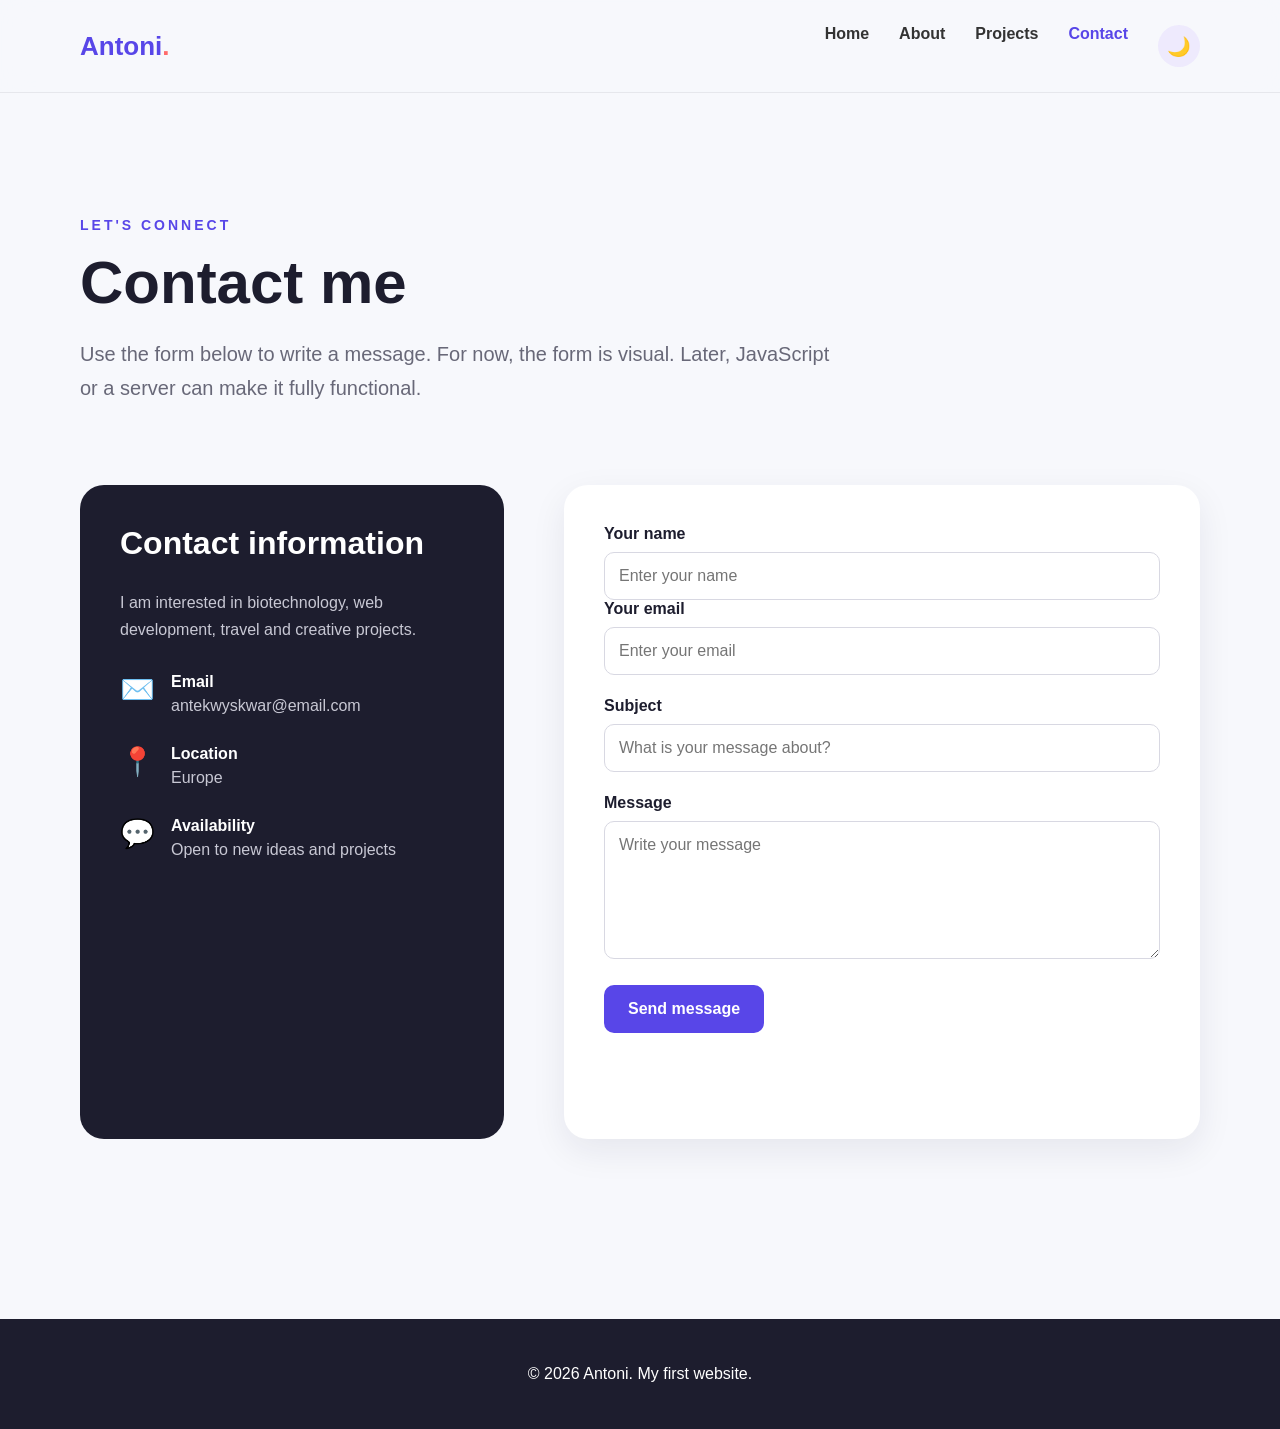
<file: contact.html>
<!DOCTYPE html>
<html lang="en">

<head>
    <meta charset="UTF-8">
    <meta name="viewport" content="width=device-width, initial-scale=1.0">

    <title>Contact | Antoni</title>

    <link rel="stylesheet" href="style.css">
    <script src="script.js" defer></script>
</head>

<button
    class="back-to-top"
    id="back-to-top"
    type="button"
    aria-label="Return to the top"
>
    ↑
</button>

<body>

<header class="site-header">
    <nav class="navbar">

        <a class="logo" href="index.html">
            Antoni<span>.</span>
        </a>

        <button
            class="menu-button"
            id="menu-button"
            type="button"
            aria-label="Open navigation menu"
            aria-expanded="false"
        >
            <span></span>
            <span></span>
            <span></span>
        </button>

        <div class="nav-links" id="nav-links">
            <a href="index.html">Home</a>
            <a href="about.html">About</a>
            <a href="projects.html">Projects</a>
            <a href="contact.html">Contact</a>

            <button
                class="theme-button"
                id="theme-button"
                type="button"
                aria-label="Change website theme"
            >
                🌙
            </button>
        </div>

    </nav>
</header>

    <main>

        <section class="page-header">
            <p class="small-title">LET'S CONNECT</p>
            <h1>Contact me</h1>

            <p class="page-introduction">
                Use the form below to write a message. For now, the form is
                visual. Later, JavaScript or a server can make it fully functional.
            </p>
        </section>

        <section class="contact-layout">

            <div class="contact-information">
                <h2>Contact information</h2>

                <p>
                    I am interested in biotechnology, web development,
                    travel and creative projects.
                </p>

                <div class="contact-item">
                    <span class="contact-icon">✉️</span>

                    <div>
                        <strong>Email</strong>
                        <p>antekwyskwar@email.com</p>
                    </div>
                </div>

                <div class="contact-item">
                    <span class="contact-icon">📍</span>

                    <div>
                        <strong>Location</strong>
                        <p>Europe</p>
                    </div>
                </div>

                <div class="contact-item">
                    <span class="contact-icon">💬</span>

                    <div>
                        <strong>Availability</strong>
                        <p>Open to new ideas and projects</p>
                    </div>
                </div>
            </div>

            <form class="contact-form" id="contact-form" novalidate>

                <div class="form-group">
                    <label for="name">Your name</label>
                    <input
                        type="text"
                        id="name"
                        name="name"
                        placeholder="Enter your name"
                        autocomplete="name"
                        required
                    >


                <div class="form-group">
                    <label for="email">Your email</label>

                    <input
                        type="email"
                        id="email"
                        name="email"
                        placeholder="Enter your email"
                        autocomplete="email"
                        required
                    >
                </div>

                <div class="form-group">
                    <label for="subject">Subject</label>

                    <input
                        type="text"
                        id="subject"
                        name="subject"
                        placeholder="What is your message about?"
                        required
                    >
                </div>

                <div class="form-group">
                    <label for="message">Message</label>

                    <textarea
                        id="message"
                        name="message"
                        rows="6"
                        placeholder="Write your message"
                        required
                    ></textarea>
                </div>

                <button type="submit" class="primary-button">
                    Send message
                </button>

                <p
                    class="form-message"
                    id="form-message"
                    aria-live="polite"
                ></p>
            </form>

        </section>

    </main>

    <footer>
        <p>© 2026 Antoni. My first website.</p>
    </footer>

</body>

</html>
</file>
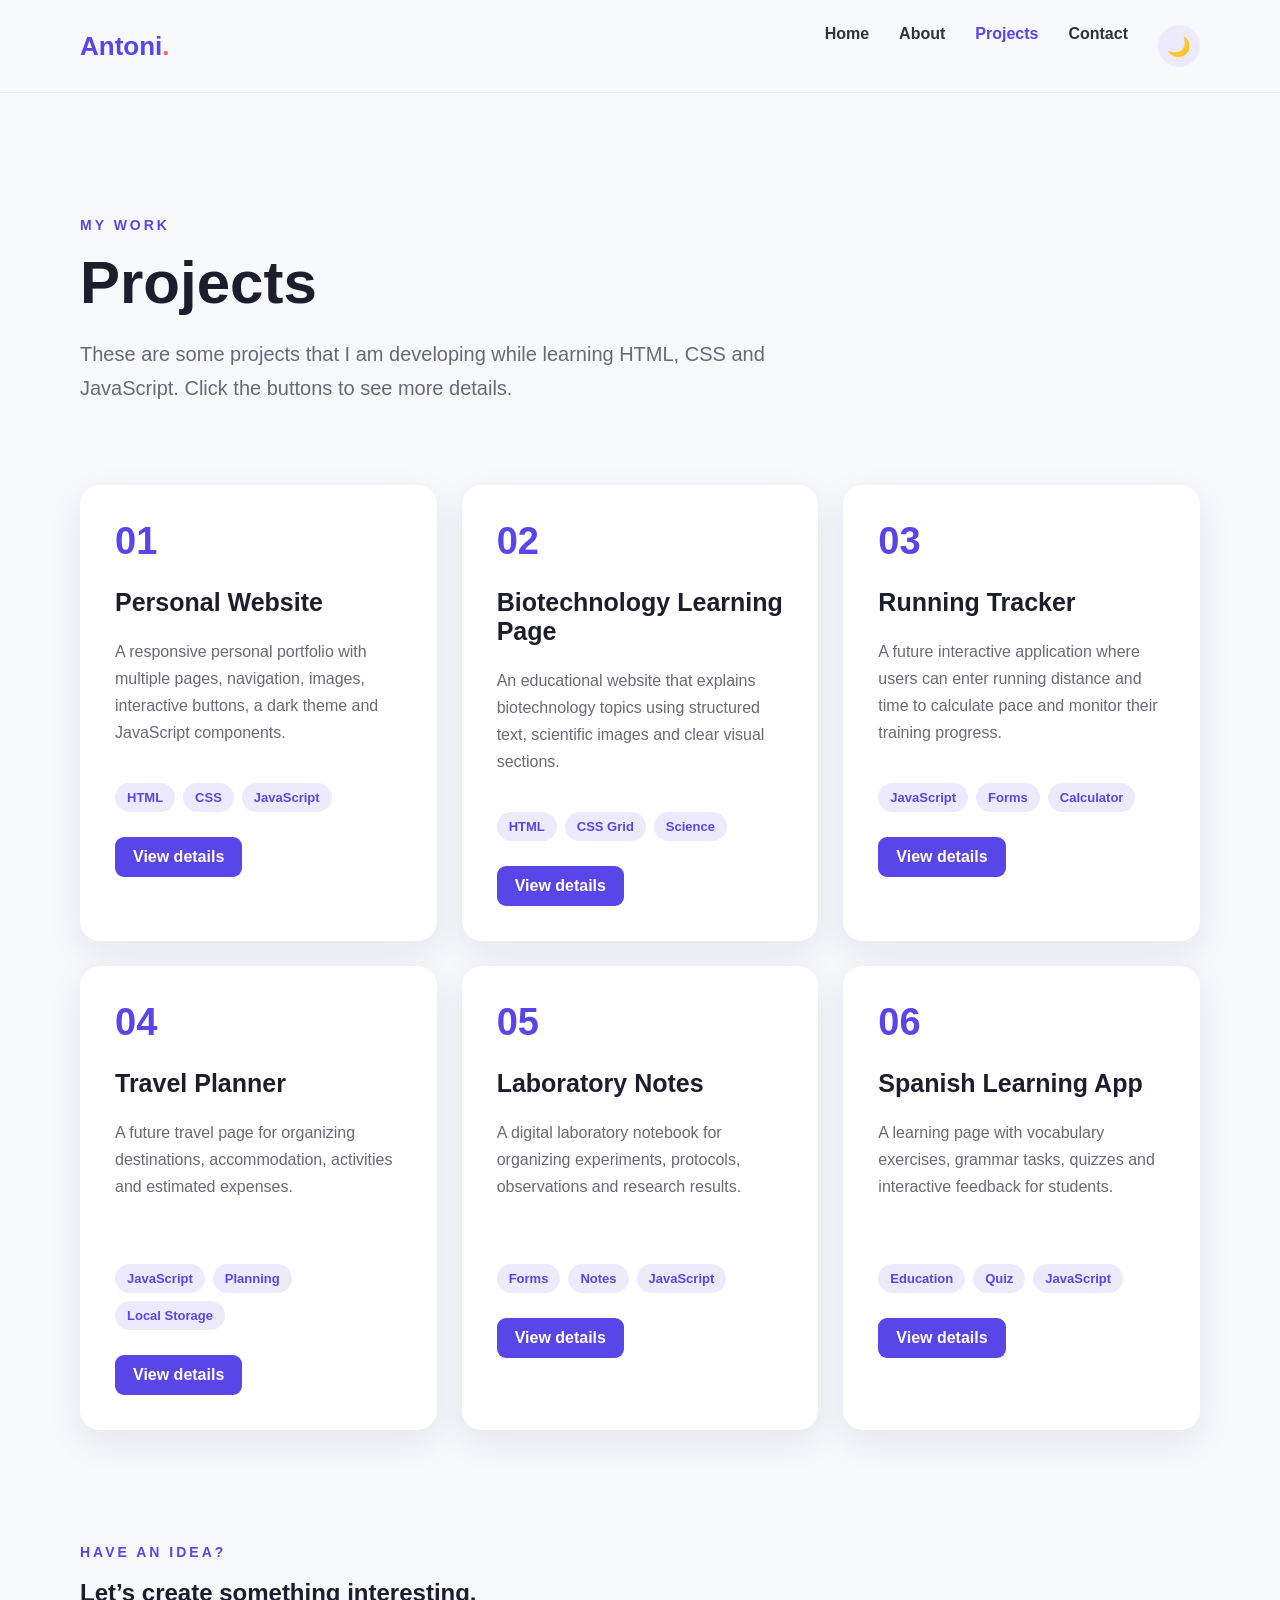
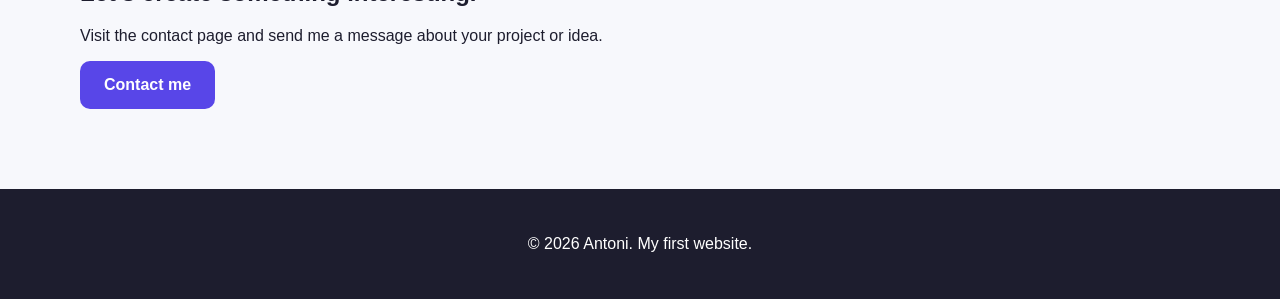
<file: projects.html>
<!DOCTYPE html>
<html lang="en">

<head>
    <meta charset="UTF-8">

    <meta
        name="viewport"
        content="width=device-width, initial-scale=1.0"
    >

    <title>Projects | Antoni</title>

    <link rel="stylesheet" href="style.css">

    <script src="script.js" defer></script>
</head>

<button
    class="back-to-top"
    id="back-to-top"
    type="button"
    aria-label="Return to the top"
>
    ↑
</button>

<body>

    <!-- Navigation bar -->
    <header class="site-header">

        <nav class="navbar">

            <a class="logo" href="index.html">
                Antoni<span>.</span>
            </a>

            <!-- Mobile hamburger button -->
            <button
                class="menu-button"
                id="menu-button"
                type="button"
                aria-label="Open navigation menu"
                aria-expanded="false"
            >
                <span></span>
                <span></span>
                <span></span>
            </button>

            <div class="nav-links" id="nav-links">

                <a href="index.html">Home</a>
                <a href="about.html">About</a>
                <a href="projects.html">Projects</a>
                <a href="contact.html">Contact</a>

                <!-- Dark/light theme button -->
                <button
                    class="theme-button"
                    id="theme-button"
                    type="button"
                    aria-label="Change website theme"
                >
                    🌙
                </button>

            </div>

        </nav>

    </header>

    <main>

        <!-- Page introduction -->
        <section class="page-header reveal">

            <p class="small-title">MY WORK</p>

            <h1>Projects</h1>

            <p class="page-introduction">
                These are some projects that I am developing while learning
                HTML, CSS and JavaScript. Click the buttons to see more details.
            </p>

        </section>

        <!-- Projects -->
        <section class="project-grid">

            <!-- Project 1 -->
            <article class="project-card reveal">

                <div class="project-number">01</div>

                <h2>Personal Website</h2>

                <p>
                    A responsive personal portfolio with multiple pages,
                    navigation, images, interactive buttons, a dark theme
                    and JavaScript components.
                </p>

                <div class="project-tags">
                    <span>HTML</span>
                    <span>CSS</span>
                    <span>JavaScript</span>
                </div>

                <button
                    class="project-details-button"
                    type="button"
                    data-title="Personal Website"
                    data-description="My first responsive portfolio website. It contains a home page, an about page, a projects page and a contact page. It also includes a mobile menu, dark mode, animations and interactive project windows."
                    data-technology="HTML, CSS and JavaScript"
                >
                    View details
                </button>

            </article>

            <!-- Project 2 -->
            <article class="project-card reveal">

                <div class="project-number">02</div>

                <h2>Biotechnology Learning Page</h2>

                <p>
                    An educational website that explains biotechnology topics
                    using structured text, scientific images and clear visual
                    sections.
                </p>

                <div class="project-tags">
                    <span>HTML</span>
                    <span>CSS Grid</span>
                    <span>Science</span>
                </div>

                <button
                    class="project-details-button"
                    type="button"
                    data-title="Biotechnology Learning Page"
                    data-description="An educational website designed to explain scientific topics in a simple and visual way. It may include sections about molecular biology, microorganisms, laboratory methods and biotechnology applications."
                    data-technology="HTML, CSS Grid and interactive diagrams"
                >
                    View details
                </button>

            </article>

            <!-- Project 3 -->
            <article class="project-card reveal">

                <div class="project-number">03</div>

                <h2>Running Tracker</h2>

                <p>
                    A future interactive application where users can enter
                    running distance and time to calculate pace and monitor
                    their training progress.
                </p>

                <div class="project-tags">
                    <span>JavaScript</span>
                    <span>Forms</span>
                    <span>Calculator</span>
                </div>

                <button
                    class="project-details-button"
                    type="button"
                    data-title="Running Tracker"
                    data-description="A planned JavaScript application where users will enter their running distance and total time. The application will calculate pace, speed and estimated finishing times."
                    data-technology="JavaScript, forms and local storage"
                >
                    View details
                </button>

            </article>

            <!-- Project 4 -->
            <article class="project-card reveal">

                <div class="project-number">04</div>

                <h2>Travel Planner</h2>

                <p>
                    A future travel page for organizing destinations,
                    accommodation, activities and estimated expenses.
                </p>

                <div class="project-tags">
                    <span>JavaScript</span>
                    <span>Planning</span>
                    <span>Local Storage</span>
                </div>

                <button
                    class="project-details-button"
                    type="button"
                    data-title="Travel Planner"
                    data-description="A travel-planning application where users can create a list of destinations, activities, accommodation options and expenses. Information could be stored in the browser using local storage."
                    data-technology="HTML, CSS, JavaScript and local storage"
                >
                    View details
                </button>

            </article>

            <!-- Project 5 -->
            <article class="project-card reveal">

                <div class="project-number">05</div>

                <h2>Laboratory Notes</h2>

                <p>
                    A digital laboratory notebook for organizing experiments,
                    protocols, observations and research results.
                </p>

                <div class="project-tags">
                    <span>Forms</span>
                    <span>Notes</span>
                    <span>JavaScript</span>
                </div>

                <button
                    class="project-details-button"
                    type="button"
                    data-title="Laboratory Notes"
                    data-description="A digital laboratory notebook where researchers could record experiment titles, materials, procedures, observations and results. Future versions could allow users to save and edit entries."
                    data-technology="JavaScript forms and browser storage"
                >
                    View details
                </button>

            </article>

            <!-- Project 6 -->
            <article class="project-card reveal">

                <div class="project-number">06</div>

                <h2>Spanish Learning App</h2>

                <p>
                    A learning page with vocabulary exercises, grammar tasks,
                    quizzes and interactive feedback for students.
                </p>

                <div class="project-tags">
                    <span>Education</span>
                    <span>Quiz</span>
                    <span>JavaScript</span>
                </div>

                <button
                    class="project-details-button"
                    type="button"
                    data-title="Spanish Learning App"
                    data-description="An interactive Spanish-learning website with vocabulary cards, grammar exercises and quizzes. JavaScript could check answers and display immediate feedback."
                    data-technology="HTML, CSS and JavaScript quizzes"
                >
                    View details
                </button>

            </article>

        </section>

        <!-- Call-to-action section -->
        <section class="project-call-to-action reveal">

            <div>
                <p class="small-title">HAVE AN IDEA?</p>

                <h2>Let’s create something interesting.</h2>

                <p>
                    Visit the contact page and send me a message about your
                    project or idea.
                </p>
            </div>

            <a class="primary-button" href="contact.html">
                Contact me
            </a>

        </section>

    </main>

    <!-- Footer -->
    <footer>

        <p>© 2026 Antoni. My first website.</p>

    </footer>

    <!-- Project details modal -->
    <div
        class="modal"
        id="project-modal"
        aria-hidden="true"
        role="dialog"
        aria-modal="true"
        aria-labelledby="modal-title"
    >

        <div class="modal-content">

            <button
                class="modal-close"
                id="close-modal"
                type="button"
                aria-label="Close project details"
            >
                ×
            </button>

            <p class="modal-label">PROJECT DETAILS</p>

            <h2 id="modal-title">
                Project title
            </h2>

            <p id="modal-description">
                Project description
            </p>

            <div class="modal-technology">

                <strong>Technology:</strong>

                <span id="modal-technology">
                    HTML, CSS and JavaScript
                </span>

            </div>

        </div>

    </div>

    <!-- Back-to-top button -->
    <button
        class="back-to-top"
        id="back-to-top"
        type="button"
        aria-label="Return to the top"
        title="Return to the top"
    >
        ↑
    </button>

</body>

</html>
</file>
<file: style.css>
* {
    box-sizing: border-box;
}

html {
    scroll-behavior: smooth;
}

body {
    margin: 0;
    font-family: Arial, Helvetica, sans-serif;
    background-color: #f7f8fc;
    color: #1d1d2e;
}

.navbar {
    max-width: 1200px;
    margin: 0 auto;
    padding: 25px 40px;

    display: flex;
    justify-content: space-between;
    align-items: center;
}

.logo {
    font-size: 26px;
    font-weight: bold;
    color: #5846e8;
}

.nav-links {
    display: flex;
    gap: 30px;
}

.nav-links a {
    color: #333;
    text-decoration: none;
    font-weight: 600;
    transition: 0.3s;
}

.nav-links a:hover,
.nav-links a.active {
    color: #5846e8;
}

main {
    max-width: 1200px;
    margin: 0 auto;
    padding: 20px 40px 80px;
}

.hero {
    min-height: 650px;

    display: grid;
    grid-template-columns: 1.2fr 1fr;
    align-items: center;
    gap: 80px;
}

.small-title {
    color: #5846e8;
    font-size: 14px;
    font-weight: bold;
    letter-spacing: 3px;
}

.hero h1 {
    margin: 20px 0;
    font-size: 64px;
    line-height: 1.1;
}

.hero h1 span {
    display: block;
    color: #5846e8;
}

.hero-description {
    max-width: 600px;
    color: #686878;
    font-size: 19px;
    line-height: 1.7;
}

.hero-buttons {
    display: flex;
    gap: 16px;
    margin-top: 35px;
}

.primary-button,
.secondary-button {
    display: inline-block;
    padding: 15px 24px;
    border-radius: 10px;
    text-decoration: none;
    font-weight: bold;
    transition: 0.3s;
}

.primary-button {
    background-color: #5846e8;
    color: white;
}

.primary-button:hover {
    transform: translateY(-3px);
    box-shadow: 0 12px 24px rgba(88, 70, 232, 0.25);
}

.secondary-button {
    border: 2px solid #5846e8;
    color: #5846e8;
}

.secondary-button:hover {
    background-color: #5846e8;
    color: white;
}

.hero-image {
    display: flex;
    justify-content: center;
}

.hero-image img {
    width: 100%;
    max-width: 420px;
    height: 500px;
    object-fit: cover;
    border-radius: 30px;
    box-shadow: 20px 20px 0 #dcd7ff;
}

.interests {
    padding-top: 80px;
}

.section-heading {
    text-align: center;
    margin-bottom: 45px;
}

.section-heading p {
    color: #5846e8;
    font-size: 14px;
    font-weight: bold;
    letter-spacing: 3px;
}

.section-heading h2 {
    margin: 10px 0;
    font-size: 42px;
}

.cards {
    display: grid;
    grid-template-columns: repeat(3, 1fr);
    gap: 25px;
}

.card {
    padding: 35px;
    background-color: white;
    border-radius: 18px;
    box-shadow: 0 12px 35px rgba(30, 30, 70, 0.08);
    transition: 0.3s;
}

.card:hover {
    transform: translateY(-8px);
}

.icon {
    font-size: 42px;
}

.card h3 {
    margin: 20px 0 12px;
    font-size: 24px;
}

.card p {
    margin: 0;
    color: #686878;
    line-height: 1.6;
}

footer {
    padding: 30px;
    text-align: center;
    background-color: #1d1d2e;
    color: white;
}

@media (max-width: 800px) {

    .navbar {
        flex-direction: column;
        gap: 20px;
    }

    .nav-links {
        flex-wrap: wrap;
        justify-content: center;
        gap: 18px;
    }

    .hero {
        grid-template-columns: 1fr;
        text-align: center;
        gap: 40px;
        padding-top: 60px;
    }

    .hero h1 {
        font-size: 44px;
    }

    .hero-description {
        margin: 0 auto;
    }

    .hero-buttons {
        justify-content: center;
        flex-wrap: wrap;
    }

    .hero-image {
        grid-row: 1;
    }

    .hero-image img {
        max-width: 320px;
        height: 380px;
    }

    .cards {
        grid-template-columns: 1fr;
    }
}

@media (max-width: 500px) {

    .navbar,
    main {
        padding-left: 20px;
        padding-right: 20px;
    }

    .hero h1 {
        font-size: 36px;
    }

    .hero-image img {
        height: 330px;
    }
}

.page-header {
    max-width: 750px;
    padding: 90px 0 60px;
}

.page-header h1 {
    margin: 15px 0;
    font-size: 60px;
}

.page-introduction {
    color: #686878;
    font-size: 20px;
    line-height: 1.7;
}

/* About page */

.about-section {
    display: grid;
    grid-template-columns: 0.8fr 1.2fr;
    align-items: center;
    gap: 70px;
    padding-bottom: 100px;
}

.about-image img {
    width: 100%;
    height: 520px;
    object-fit: cover;
    border-radius: 28px;
    box-shadow: 18px 18px 0 #dcd7ff;
}

.about-content h2 {
    margin-top: 0;
    font-size: 38px;
}

.about-content p {
    color: #686878;
    font-size: 18px;
    line-height: 1.7;
}

.information-grid {
    display: grid;
    grid-template-columns: repeat(2, 1fr);
    gap: 18px;
    margin-top: 35px;
}

.information-box {
    padding: 20px;
    background-color: white;
    border-radius: 14px;
    box-shadow: 0 10px 28px rgba(30, 30, 70, 0.07);
}

.information-box span {
    display: block;
    margin-bottom: 8px;
    color: #686878;
    font-size: 14px;
}

.information-box strong {
    font-size: 17px;
}

.skills-section {
    padding-bottom: 100px;
}

/* Projects page */

.project-grid {
    display: grid;
    grid-template-columns: repeat(3, 1fr);
    gap: 25px;
    padding-bottom: 100px;
}

.project-card {
    position: relative;
    padding: 35px;
    background-color: white;
    border-radius: 20px;
    box-shadow: 0 12px 35px rgba(30, 30, 70, 0.08);
    transition: 0.3s;
}

.project-card:hover {
    transform: translateY(-8px);
}

.project-number {
    margin-bottom: 25px;
    color: #5846e8;
    font-size: 38px;
    font-weight: bold;
}

.project-card h2 {
    font-size: 25px;
}

.project-card p {
    min-height: 120px;
    color: #686878;
    line-height: 1.7;
}

.project-tags {
    display: flex;
    flex-wrap: wrap;
    gap: 8px;
    margin: 25px 0;
}

.project-tags span {
    padding: 7px 12px;
    background-color: #eeeafd;
    color: #5846e8;
    border-radius: 20px;
    font-size: 13px;
    font-weight: bold;
}

.project-link {
    color: #5846e8;
    text-decoration: none;
    font-weight: bold;
}

/* Contact page */

.contact-layout {
    display: grid;
    grid-template-columns: 0.8fr 1.2fr;
    gap: 60px;
    padding-bottom: 100px;
}

.contact-information {
    padding: 40px;
    background-color: #1d1d2e;
    color: white;
    border-radius: 24px;
}

.contact-information h2 {
    margin-top: 0;
    font-size: 32px;
}

.contact-information > p {
    color: #c8c8d4;
    line-height: 1.7;
}

.contact-item {
    display: flex;
    align-items: flex-start;
    gap: 16px;
    margin-top: 30px;
}

.contact-icon {
    font-size: 28px;
}

.contact-item p {
    margin: 6px 0 0;
    color: #c8c8d4;
}

.contact-form {
    padding: 40px;
    background-color: white;
    border-radius: 24px;
    box-shadow: 0 12px 35px rgba(30, 30, 70, 0.08);
}

.form-group {
    margin-bottom: 22px;
}

.form-group label {
    display: block;
    margin-bottom: 9px;
    font-weight: bold;
}

.form-group input,
.form-group textarea {
    width: 100%;
    padding: 14px;
    border: 1px solid #d8d8e2;
    border-radius: 10px;
    font: inherit;
}

.form-group input:focus,
.form-group textarea:focus {
    outline: 2px solid #5846e8;
    border-color: transparent;
}

.contact-form button {
    border: none;
    cursor: pointer;
    font-size: 16px;
}

/* Responsive additional pages */

@media (max-width: 850px) {

    .about-section,
    .contact-layout {
        grid-template-columns: 1fr;
    }

    .project-grid {
        grid-template-columns: 1fr;
    }

    .about-image {
        max-width: 500px;
        margin: 0 auto;
    }

    .project-card p {
        min-height: auto;
    }
}

@media (max-width: 500px) {

    .page-header {
        padding-top: 60px;
    }

    .page-header h1 {
        font-size: 42px;
    }

    .information-grid {
        grid-template-columns: 1fr;
    }

    .about-image img {
        height: 400px;
    }

    .contact-information,
    .contact-form {
        padding: 25px;
    }
}

/* ==================================================
   GENERAL INTERACTIVE ELEMENTS
================================================== */

button,
a {
    -webkit-tap-highlight-color: transparent;
}

.site-header {
    position: sticky;
    top: 0;
    z-index: 1000;
    background-color: rgba(247, 248, 252, 0.9);
    backdrop-filter: blur(15px);
    border-bottom: 1px solid rgba(30, 30, 60, 0.08);
}

.logo {
    text-decoration: none;
}

.logo span {
    color: #ff6b6b;
}

.theme-button {
    width: 42px;
    height: 42px;
    border: none;
    border-radius: 50%;
    background-color: #eeeafd;
    cursor: pointer;
    font-size: 19px;
    transition: transform 0.3s, background-color 0.3s;
}

.theme-button:hover {
    transform: rotate(15deg) scale(1.08);
}


/* ==================================================
   HAMBURGER MENU
================================================== */

.menu-button {
    display: none;
    width: 46px;
    height: 42px;
    padding: 9px;
    border: none;
    background: transparent;
    cursor: pointer;
}

.menu-button span {
    display: block;
    width: 100%;
    height: 3px;
    margin: 5px 0;
    background-color: #1d1d2e;
    border-radius: 10px;
    transition: transform 0.3s, opacity 0.3s;
}

.menu-button.open span:nth-child(1) {
    transform: translateY(8px) rotate(45deg);
}

.menu-button.open span:nth-child(2) {
    opacity: 0;
}

.menu-button.open span:nth-child(3) {
    transform: translateY(-8px) rotate(-45deg);
}


/* ==================================================
   SCROLL ANIMATIONS
================================================== */

.reveal {
    opacity: 0;
    transform: translateY(35px);
    transition:
        opacity 0.7s ease,
        transform 0.7s ease;
}

.reveal.visible {
    opacity: 1;
    transform: translateY(0);
}


/* ==================================================
   PROJECT BUTTONS AND MODAL
================================================== */

.project-details-button {
    padding: 11px 18px;
    border: none;
    border-radius: 9px;
    background-color: #5846e8;
    color: white;
    font: inherit;
    font-weight: bold;
    cursor: pointer;
    transition: transform 0.3s, box-shadow 0.3s;
}

.project-details-button:hover {
    transform: translateY(-3px);
    box-shadow: 0 10px 20px rgba(88, 70, 232, 0.25);
}

.modal {
    position: fixed;
    inset: 0;
    z-index: 2000;

    display: flex;
    align-items: center;
    justify-content: center;

    padding: 20px;
    background-color: rgba(15, 15, 30, 0.7);

    opacity: 0;
    visibility: hidden;
    transition: opacity 0.3s, visibility 0.3s;
}

.modal.open {
    opacity: 1;
    visibility: visible;
}

.modal-content {
    position: relative;
    width: 100%;
    max-width: 560px;
    padding: 45px;
    background-color: white;
    border-radius: 24px;
    box-shadow: 0 30px 80px rgba(0, 0, 0, 0.3);

    transform: scale(0.9);
    transition: transform 0.3s;
}

.modal.open .modal-content {
    transform: scale(1);
}

.modal-close {
    position: absolute;
    top: 17px;
    right: 20px;

    width: 40px;
    height: 40px;

    border: none;
    border-radius: 50%;
    background-color: #eeeafd;
    cursor: pointer;
    font-size: 24px;
}

.modal-label {
    color: #5846e8;
    font-size: 13px;
    font-weight: bold;
    letter-spacing: 2px;
}

.modal-content h2 {
    margin-top: 10px;
    font-size: 34px;
}

.modal-content p {
    color: #686878;
    line-height: 1.7;
}

.modal-technology {
    margin-top: 25px;
    padding: 16px;
    background-color: #f3f1ff;
    border-radius: 12px;
}

.modal-is-open {
    overflow: hidden;
}


/* ==================================================
   CONTACT FORM VALIDATION
================================================== */

.input-error {
    border-color: #d93025 !important;
    background-color: #fff5f5;
}

.field-error {
    display: block;
    margin-top: 7px;
    color: #d93025;
    font-size: 13px;
}

.form-message {
    min-height: 24px;
    margin-top: 20px;
    font-weight: bold;
}

.form-message.error {
    color: #d93025;
}

.form-message.success {
    color: #16833a;
}


/* ==================================================
   BACK TO TOP
================================================== */

.back-to-top {
    position: fixed;
    right: 25px;
    bottom: 25px;
    z-index: 900;

    width: 48px;
    height: 48px;

    border: none;
    border-radius: 50%;
    background-color: #5846e8;
    color: white;

    cursor: pointer;
    font-size: 21px;
    box-shadow: 0 10px 25px rgba(88, 70, 232, 0.3);

    opacity: 0;
    visibility: hidden;
    transform: translateY(15px);

    transition:
        opacity 0.3s,
        visibility 0.3s,
        transform 0.3s;
}

.back-to-top.visible {
    opacity: 1;
    visibility: visible;
    transform: translateY(0);
}


/* ==================================================
   DARK THEME
================================================== */

body.dark-theme {
    background-color: #10101a;
    color: #f5f5fa;
}

body.dark-theme .site-header {
    background-color: rgba(16, 16, 26, 0.9);
    border-color: rgba(255, 255, 255, 0.08);
}

body.dark-theme .nav-links a {
    color: #d8d8e3;
}

body.dark-theme .nav-links a:hover,
body.dark-theme .nav-links a.active {
    color: #a99cff;
}

body.dark-theme .menu-button span {
    background-color: white;
}

body.dark-theme .card,
body.dark-theme .project-card,
body.dark-theme .information-box,
body.dark-theme .contact-form,
body.dark-theme .modal-content {
    background-color: #1c1c2b;
    color: #f5f5fa;
}

body.dark-theme .card p,
body.dark-theme .project-card p,
body.dark-theme .about-content p,
body.dark-theme .page-introduction,
body.dark-theme .modal-content p {
    color: #b5b5c5;
}

body.dark-theme .form-group input,
body.dark-theme .form-group textarea {
    background-color: #252537;
    color: white;
    border-color: #414157;
}

body.dark-theme .theme-button,
body.dark-theme .modal-close {
    background-color: #303047;
}


/* ==================================================
   MOBILE NAVIGATION
================================================== */

@media (max-width: 800px) {

    .navbar {
        position: relative;
        flex-direction: row;
        padding: 18px 22px;
    }

    .menu-button {
        display: block;
    }

    .nav-links {
        position: absolute;
        top: calc(100% + 1px);
        left: 20px;
        right: 20px;

        display: flex;
        flex-direction: column;
        align-items: stretch;
        gap: 8px;

        padding: 18px;
        background-color: white;
        border-radius: 16px;
        box-shadow: 0 18px 45px rgba(20, 20, 50, 0.17);

        opacity: 0;
        visibility: hidden;
        transform: translateY(-12px);

        transition:
            opacity 0.3s,
            visibility 0.3s,
            transform 0.3s;
    }

    .nav-links.open {
        opacity: 1;
        visibility: visible;
        transform: translateY(0);
    }

    .nav-links a {
        display: block;
        padding: 12px;
        border-radius: 9px;
    }

    .nav-links a:hover,
    .nav-links a.active {
        background-color: #eeeafd;
    }

    .theme-button {
        margin-top: 7px;
    }

    body.dark-theme .nav-links {
        background-color: #1c1c2b;
    }

    body.dark-theme .nav-links a:hover,
    body.dark-theme .nav-links a.active {
        background-color: #303047;
    }
}


/*
    People who disable animations in their operating system
    should not receive strong website animations.
*/
@media (prefers-reduced-motion: reduce) {

    *,
    *::before,
    *::after {
        scroll-behavior: auto !important;
        transition-duration: 0.01ms !important;
        animation-duration: 0.01ms !important;
    }
}

/* ==================================================
   HOME PAGE ADDITIONS
================================================== */

.text-button {
    display: inline-block;
    margin-top: 28px;
    color: #5846e8;
    text-decoration: none;
    font-weight: bold;
}

.text-button:hover {
    text-decoration: underline;
}

.card-link {
    display: inline-block;
    margin-top: 22px;
    color: #5846e8;
    text-decoration: none;
    font-weight: bold;
}

.card-link:hover {
    text-decoration: underline;
}


/* Learning section */

.learning-section {
    display: grid;
    grid-template-columns: 1.1fr 0.9fr;
    align-items: center;
    gap: 70px;
    padding: 120px 0;
}

.learning-content h2 {
    margin: 15px 0 20px;
    font-size: 46px;
}

.learning-content > p:not(.small-title) {
    max-width: 650px;
    color: #686878;
    font-size: 18px;
    line-height: 1.7;
}

.technology-list {
    margin-top: 40px;
}

.technology-item {
    display: flex;
    align-items: flex-start;
    gap: 20px;
    padding: 22px 0;
    border-bottom: 1px solid #dedee8;
}

.technology-number {
    color: #5846e8;
    font-size: 20px;
    font-weight: bold;
}

.technology-item h3 {
    margin: 0 0 8px;
}

.technology-item p {
    margin: 0;
    color: #686878;
    line-height: 1.6;
}


/* Code example */

.code-card {
    overflow: hidden;
    background-color: #161622;
    color: white;
    border-radius: 24px;
    box-shadow: 20px 20px 0 #dcd7ff;
}

.code-card-header {
    display: flex;
    align-items: center;
    gap: 8px;
    padding: 17px 20px;
    background-color: #222234;
}

.code-card-header span {
    width: 12px;
    height: 12px;
    border-radius: 50%;
}

.code-card-header span:nth-child(1) {
    background-color: #ff5f57;
}

.code-card-header span:nth-child(2) {
    background-color: #febc2e;
}

.code-card-header span:nth-child(3) {
    background-color: #28c840;
}

.code-card-header p {
    margin: 0 0 0 10px;
    color: #bdbdcb;
    font-size: 13px;
}

.code-card pre {
    margin: 0;
    padding: 35px;
    overflow-x: auto;
}

.code-card code {
    font-family: "Courier New", monospace;
    font-size: 15px;
    line-height: 1.8;
}


/* Featured projects */

.featured-projects {
    padding: 70px 0 120px;
}

.featured-project-grid {
    display: grid;
    grid-template-columns: repeat(2, 1fr);
    gap: 25px;
}

.featured-project-card {
    padding: 38px;
    background-color: white;
    border-radius: 22px;
    box-shadow: 0 12px 35px rgba(30, 30, 70, 0.08);
    transition: transform 0.3s, box-shadow 0.3s;
}

.featured-project-card:hover {
    transform: translateY(-8px);
    box-shadow: 0 20px 45px rgba(30, 30, 70, 0.13);
}

.featured-project-top {
    display: flex;
    align-items: center;
    justify-content: space-between;
}

.project-category {
    color: #5846e8;
    font-size: 12px;
    font-weight: bold;
    letter-spacing: 1.5px;
}

.featured-project-icon {
    font-size: 38px;
}

.featured-project-card h3 {
    margin: 28px 0 15px;
    font-size: 28px;
}

.featured-project-card p {
    color: #686878;
    line-height: 1.7;
}

.featured-project-card a {
    display: inline-block;
    margin-top: 20px;
    color: #5846e8;
    text-decoration: none;
    font-weight: bold;
}

.featured-project-card a:hover {
    text-decoration: underline;
}

.center-button {
    margin-top: 45px;
    text-align: center;
}


/* Home contact section */

.home-call-to-action {
    margin-bottom: 100px;
    padding: 50px;

    display: flex;
    align-items: center;
    justify-content: space-between;
    gap: 40px;

    color: white;
    background:
        linear-gradient(
            135deg,
            #1d1d2e,
            #5846e8
        );

    border-radius: 26px;
}

.home-call-to-action h2 {
    margin: 12px 0;
    font-size: 38px;
}

.home-call-to-action p:not(.small-title) {
    margin-bottom: 0;
    color: #dedcf8;
}

.home-call-to-action .small-title {
    color: #d8d2ff;
}

.home-call-to-action .primary-button {
    flex-shrink: 0;
    background-color: white;
    color: #5846e8;
}


/* Dark theme additions */

body.dark-theme .learning-content > p:not(.small-title),
body.dark-theme .technology-item p,
body.dark-theme .featured-project-card p {
    color: #b5b5c5;
}

body.dark-theme .technology-item {
    border-color: #343449;
}

body.dark-theme .code-card {
    box-shadow: 20px 20px 0 #303047;
}

body.dark-theme .featured-project-card {
    background-color: #1c1c2b;
}

body.dark-theme .home-call-to-action {
    background:
        linear-gradient(
            135deg,
            #24243a,
            #4939c8
        );
}


/* Home page responsiveness */

@media (max-width: 850px) {

    .learning-section {
        grid-template-columns: 1fr;
        padding: 90px 0;
    }

    .code-card {
        max-width: 600px;
    }

    .featured-project-grid {
        grid-template-columns: 1fr;
    }

    .home-call-to-action {
        flex-direction: column;
        align-items: flex-start;
    }
}

@media (max-width: 500px) {

    .learning-content h2 {
        font-size: 36px;
    }

    .code-card pre {
        padding: 25px;
    }

    .code-card code {
        font-size: 13px;
    }

    .home-call-to-action {
        padding: 30px;
    }

    .home-call-to-action h2 {
        font-size: 30px;
    }
}
</file>
